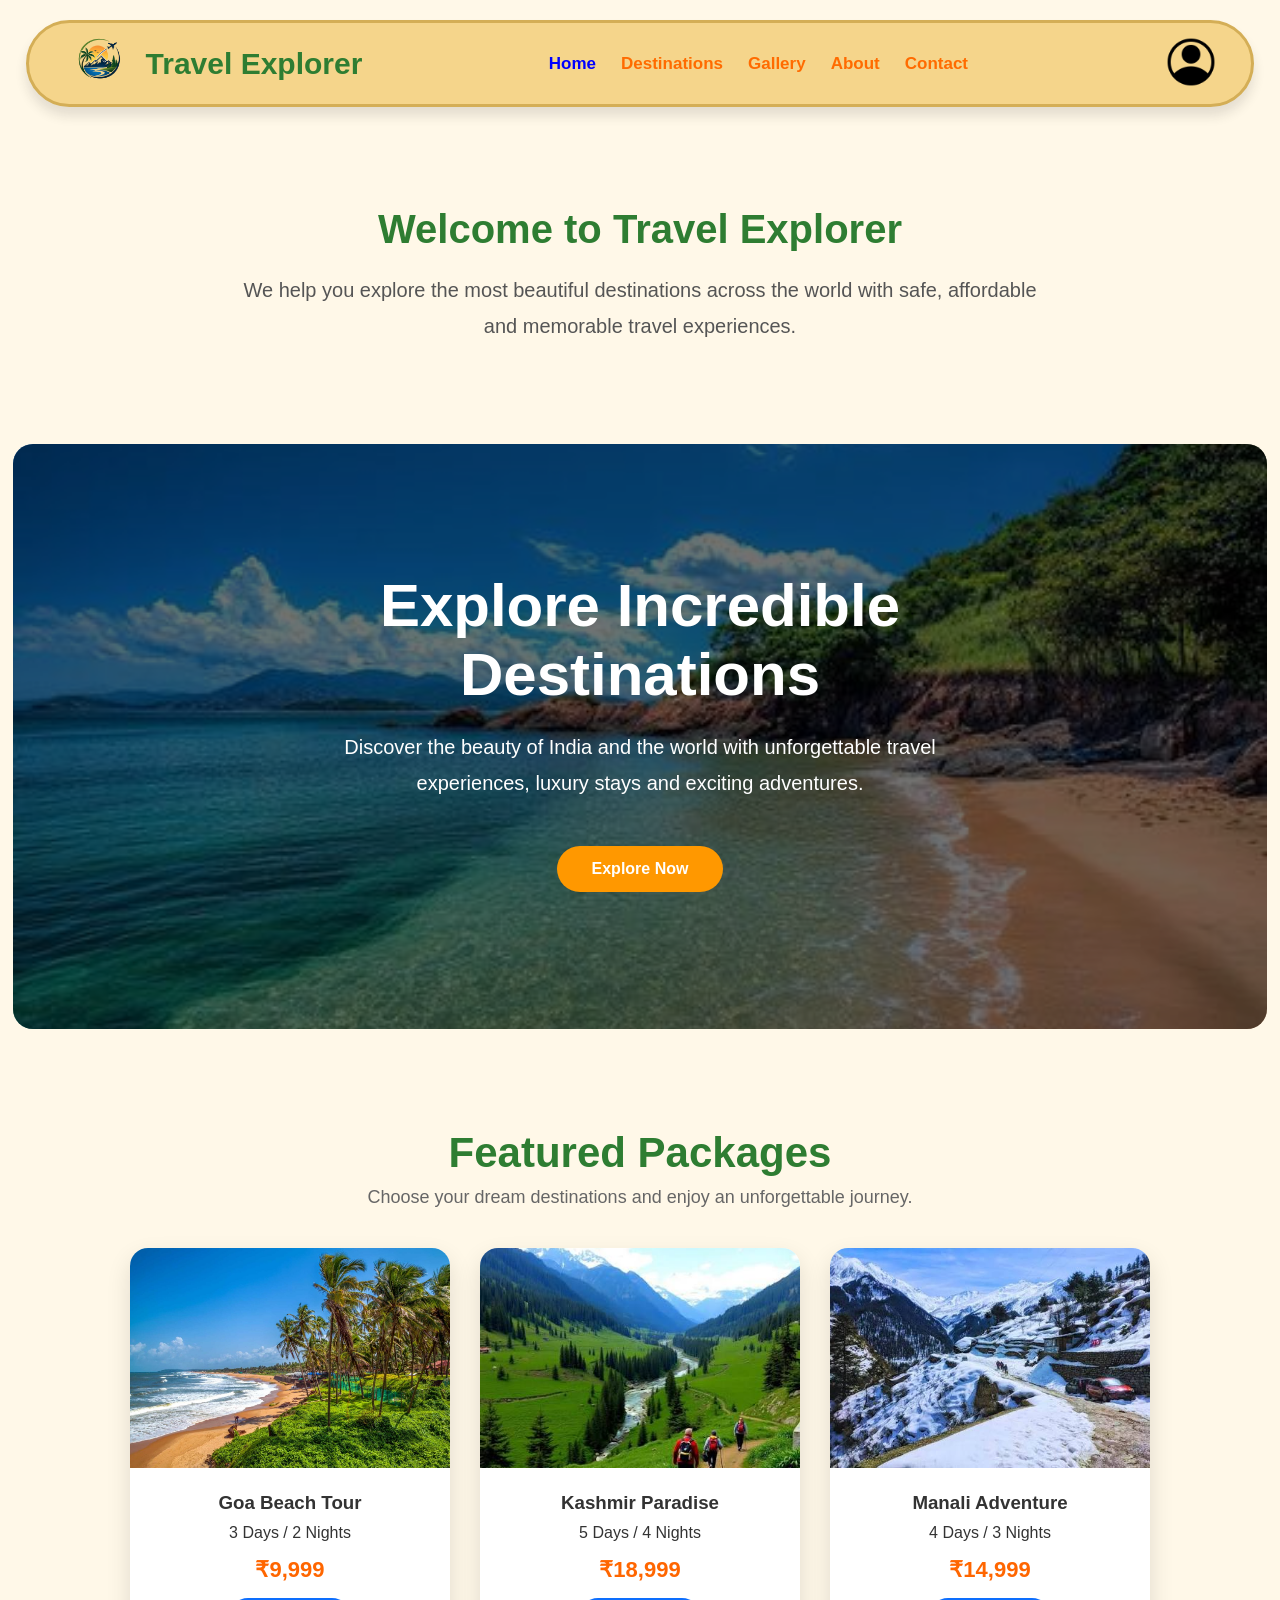
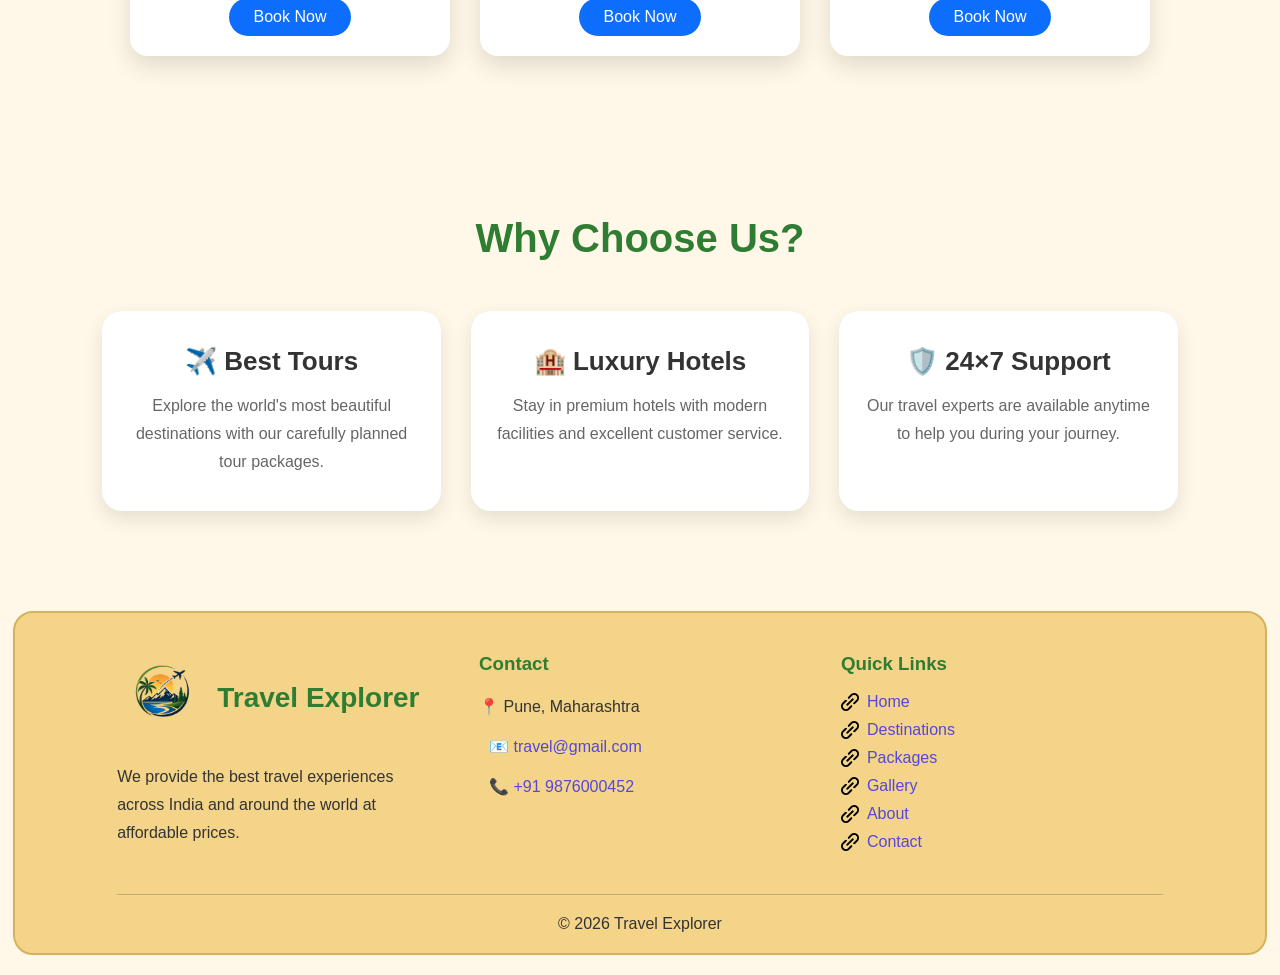
<file: index.html>
<!DOCTYPE html>
<html>

<head>
    <meta charset="UTF-8">
    <meta name="viewport" content="width=device-width, initial-scale=1.0">
    <title>Travel Explorer</title>

    <link rel="stylesheet" href="./css/style.css">

    <body>

        <header>
            <div class="logo">
                <img src="./images/home/logo.png" alt="logo">
                <h2>Travel Explorer</h2>
            </div>
            <nav>

                <a href="index.html" class="active">Home</a>
                <a href="pages/destination.html">Destinations</a>
                <a href="pages/gallery.html">Gallery</a>
                <a href="pages/about.html">About</a>
                <a href="pages/contact.html">Contact</a>
            </nav>

            <div class="profile ">
                <a href="./pages/login.html">
                    <img src="./images/home/profile.png" alt="Profile">
                </a>
            </div>

        </header>

        <section class="welcome">
            <h2>Welcome to Travel Explorer</h2>
            <p>
                We help you explore the most beautiful destinations across the world with safe, affordable and memorable travel experiences.
            </p>
        </section>
        <section class="hero">
            <div class="hero-overlay">
                <div class="hero-content">
                    <h1>Explore Incredible Destinations</h1>
                    <p>
                        Discover the beauty of India and the world with unforgettable travel experiences, luxury stays and exciting adventures.
                    </p>
                    <a href="./pages/destination.html" class="hero-btn">Explore Now</a>
                </div>
            </div>
        </section>
        <section class="packages">
            <h2>Featured Packages</h2>
            <p class="section-text">
                Choose your dream destinations and enjoy an unforgettable journey.
            </p>
            <div class="package-container">
                <div class="package-card">
                    <img src="images/home/goa.jpg" alt="Goa">
                    <div class="package-content">
                        <h3>Goa Beach Tour</h3>
                        <p>3 Days / 2 Nights</p>
                        <span>₹9,999</span>
                        <a href="./pages/package.html" class="card-btn">Book Now</a>
                    </div>
                </div>
                <div class="package-card">
                    <img src="images/home/kashmir.jpg" alt="Kashmir">
                    <div class="package-content">
                        <h3>Kashmir Paradise</h3>
                        <p>5 Days / 4 Nights</p>
                        <span>₹18,999</span>
                        <a href="./pages/package.html" class="card-btn">Book Now</a>
                    </div>
                </div>
                <div class="package-card">
                    <img src="images/home/manali.jpg" alt="Manali">
                    <div class="package-content">
                        <h3>Manali Adventure</h3>
                        <p>4 Days / 3 Nights</p>
                        <span>₹14,999</span>
                        <a href="./pages/package.html" class="card-btn">Book Now</a>
                    </div>
                </div>
            </div>
        </section>

        <section class="why-choose ">
            <h2>Why Choose Us?</h2>
            <div class="feature-container ">

                <div class="feature-box ">
                    <i class="fa-solid fa-plane "></i>
                    <h3>✈️ Best Tours</h3>
                    <p>
                        Explore the world's most beautiful destinations with our carefully planned tour packages.
                    </p>
                </div>
                <div class="feature-box ">
                    <i class="fa-solid fa-hotel "></i>
                    <h3> 🏨 Luxury Hotels</h3>
                    <p>
                        Stay in premium hotels with modern facilities and excellent customer service.
                    </p>
                </div>
                <div class="feature-box ">
                    <i class="fa-solid fa-headset "></i>
                    <h3> 🛡️ 24×7 Support</h3>
                    <p>
                        Our travel experts are available anytime to help you during your journey.
                    </p>
                </div>
            </div>

        </section>

        <footer>
            <div class="footer-container ">
                <div class="footer-box ">
                    <div class="footer-logo ">
                        <img src="./images/home/logo.png " alt="Logo ">
                        <h2>Travel Explorer</h2>
                    </div>
                    <p>
                        We provide the best travel experiences across India and around the world at affordable prices.
                    </p>
                </div>
                <div class="footer-box ">

                    <h3>Contact</h3>
                    <p>
                        </i>📍 Pune, Maharashtra</p>
                    <p>
                        <a href=" mailto:travel@gmail.com ">
                            <i class="fa-solid-fa-envelope "> </i>📧 travel@gmail.com </a>
                    </p>
                    <p>
                        <a href="tel: " +91 9876000452 "><i class="fa-solid fa-phone "></i>📞 +91 9876000452</a>
                </p>
            </div>         

    <div class="footer-box ">
    <h3 class="footer-section-heading ">Quick Links</h3>

    <div class="quick-link-container ">
        <div class="quick-link ">
            <img src="./images/home/link.png " class="quick-links-icon ">
            <a href="./index.html ">Home</a>
        </div>

        <div class="quick-link ">
            <img src="./images/home/link.png " class="quick-links-icon ">
            <a href="destination.html ">Destinations</a>
        </div>

        <div class="quick-link ">
            <img src="./images/home/link.png " class="quick-links-icon ">
            <a href="packages.html ">Packages</a>
        </div>

        <div class="quick-link ">
            <img src="./images/home/link.png " class="quick-links-icon ">
            <a href="gallery.html ">Gallery</a>
        </div>
        <div class="quick-link ">
            <img src="./images/home/link.png " class="quick-links-icon ">
            <a href="about.html ">About</a>
        </div>
        
        <div class="quick-link ">
            <img src="./images/home/link.png " class="quick-links-icon ">
            <a href="contact.html ">Contact</a>
        </div>
    </div>
    </div>
      </div>
                </div>
                <hr>
                <p class="copyright ">
                    © 2026 Travel Explorer
                </p>
                </footer>
    </body>
</html>
</file>
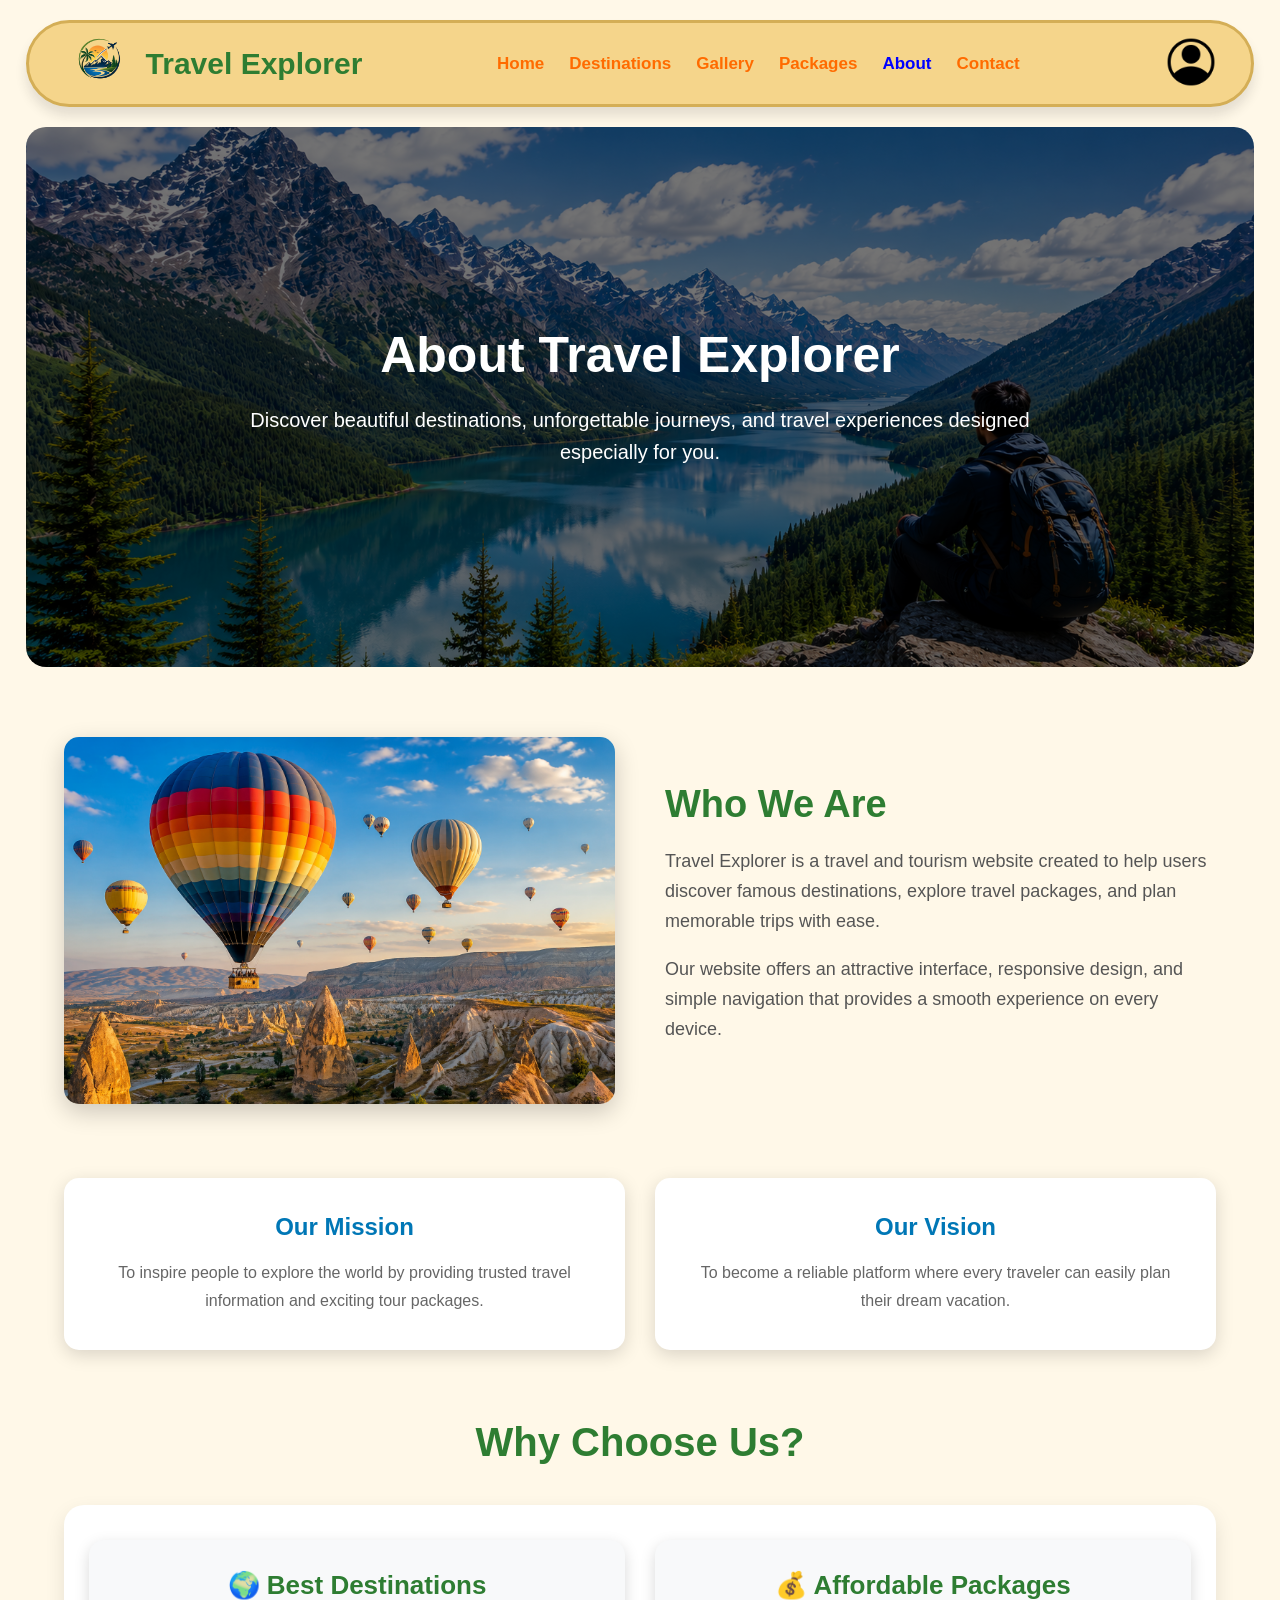
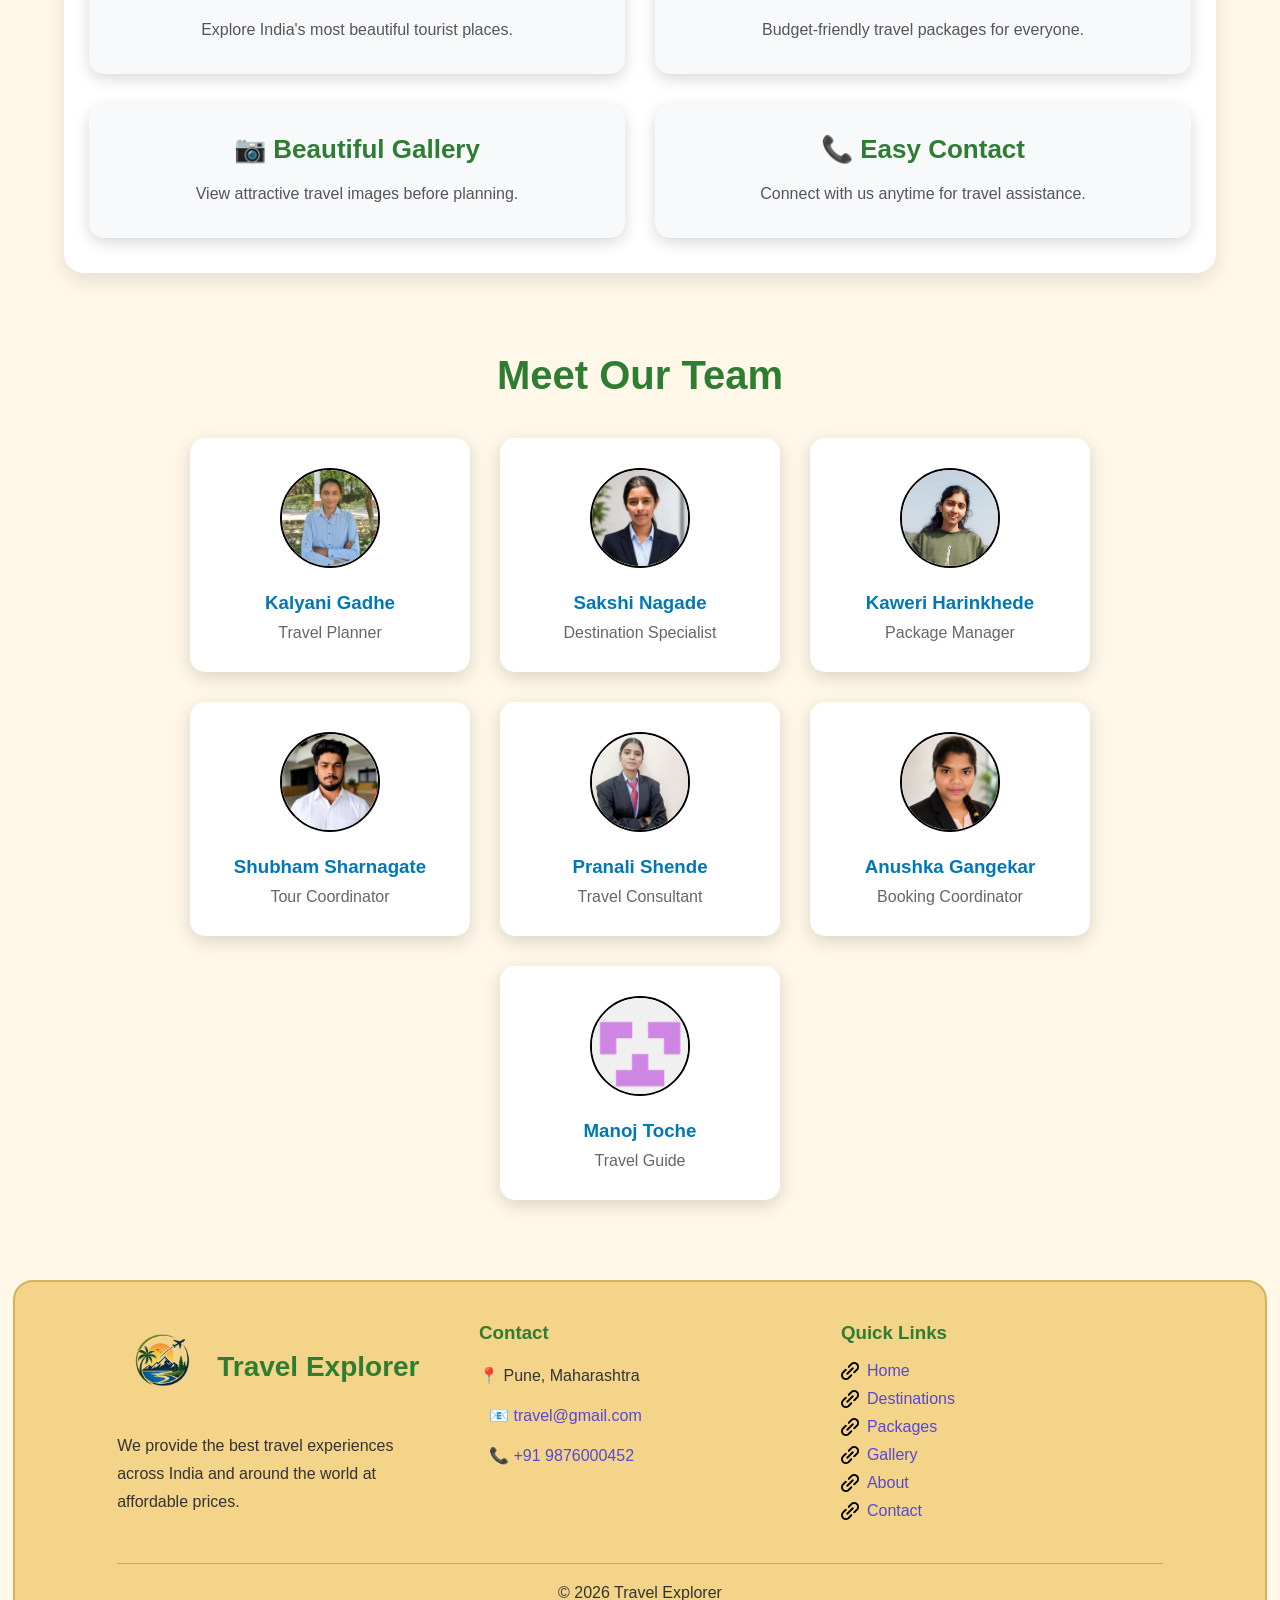
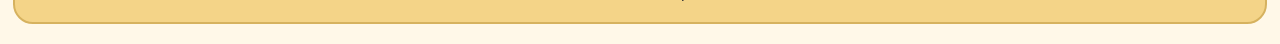
<file: pages/about.html>
<!DOCTYPE html>
<html>

<head>
    <meta charset="UTF-8">
    <meta name="viewport" content="width=device-width, initial-scale=1.0">

    <title>Travel Explorer | About</title>

    <link rel="stylesheet" href="../css/style.css">
    <link rel="stylesheet" href="../css/about.css">
</head>

<body>

    <header>

        <div class="logo">
            <img src="../images/home/logo.png" alt="Logo">
            <h2>Travel Explorer</h2>
        </div>

        <nav>
            <a href="./../index.html">Home</a>
            <a href="../pages/destination.html">Destinations</a>
            <a href="../pages/gallery.html">Gallery</a>
            <a href="../pages/package.html">Packages</a>
            <a href="/pages/about.html " class="active">About</a>
            <a href="../pages/contact.html ">Contact</a>

        </nav>

        <div class="profile">
            <img src="../images/home/profile.png" alt="Profile">
        </div>

    </header>

    <section class="about-banner">
        <h1>About Travel Explorer</h1>
        <p>
            Discover beautiful destinations, unforgettable journeys, and travel experiences designed especially for you.
        </p>
    </section>

    <section class="about-container">

        <div class="about-image">
            <img src="../images/about/about.png" alt="Travel">
        </div>
        <div class="about-content">
            <h2>Who We Are</h2>
            <p>
                Travel Explorer is a travel and tourism website created to help users discover famous destinations, explore travel packages, and plan memorable trips with ease.
            </p>
            <p>
                Our website offers an attractive interface, responsive design, and simple navigation that provides a smooth experience on every device.
            </p>
        </div>
    </section>

    <section class="mission">
        <div class="card">
            <h2>Our Mission</h2>
            <p>
                To inspire people to explore the world by providing trusted travel information and exciting tour packages.
            </p>
        </div>

        <div class="card">
            <h2>Our Vision</h2>
            <p>
                To become a reliable platform where every traveler can easily plan their dream vacation.
            </p>
        </div>
    </section>

    <section class="features">
        <h2>Why Choose Us?</h2>
        <div class="feature-box">
            <div class="feature">
                <h3>🌍 Best Destinations</h3>
                <p>Explore India's most beautiful tourist places.</p>
            </div>

            <div class="feature">
                <h3>💰 Affordable Packages</h3>
                <p>Budget-friendly travel packages for everyone.</p>
            </div>

            <div class="feature">
                <h3>📷 Beautiful Gallery</h3>
                <p>View attractive travel images before planning.</p>
            </div>

            <div class="feature">
                <h3>📞 Easy Contact</h3>
                <p>Connect with us anytime for travel assistance.</p>
            </div>
        </div>
    </section>

    <section class="team">
        <h2>Meet Our Team</h2>
        <div class="team-container">

            <div class="team-card">
                <img src="../images/about/kalyani.jpg" alt="">
                <h3>Kalyani Gadhe</h3>
                <p>Travel Planner</p>
            </div>
            <div class="team-card">
                <img src="../images/about/sakshi.jpg" alt="">
                <h3>Sakshi Nagade</h3>
                <p>Destination Specialist</p>
            </div>
            <div class="team-card">
                <img src="../images/about/kaweri.jpg" alt="">
                <h3>Kaweri Harinkhede</h3>
                <p>Package Manager</p>
            </div>
            <div class="team-card">
                <img src="../images/about/shubham.jpg" alt="">
                <h3>Shubham Sharnagate</h3>
                <p>Tour Coordinator</p>
            </div>
            <div class="team-card">
                <img src="../images/about/pranali.jpg" alt="">
                <h3>Pranali Shende</h3>
                <p>Travel Consultant</p>
            </div>
            <div class="team-card">
                <img src="../images/about/anushka.png" alt="">
                <h3>Anushka Gangekar</h3>
                <p>Booking Coordinator</p>
            </div>
            <div class="team-card">
                <img src="../images/about/manoj.png" alt="">
                <h3>Manoj Toche</h3>
                <p>Travel Guide</p>
            </div>
        </div>
    </section>

    <footer>

        <div class="footer-container ">
            <div class="footer-box ">
                <div class="footer-logo ">
                    <img src="../images/home/logo.png " alt="Logo ">
                    <h2>Travel Explorer</h2>
                </div>
                <p>
                    We provide the best travel experiences across India and around the world at affordable prices.
                </p>
            </div>

            <div class="footer-box ">
                <h3>Contact</h3>
                <p>
                    </i>📍 Pune, Maharashtra</p>
                <p>
                    <a href=" mailto:travel@gmail.com ">
                        <i class="fa-solid-fa-envelope "> </i>📧 travel@gmail.com </a>
                </p>
                <p>
                    <a href="tel: " +91 9876000452 "><i class="fa-solid fa-phone "></i>📞 +91 9876000452</a>
                </p>
                </div>

    <div class="footer-box ">
    <h3 class="footer-section-heading ">Quick Links</h3>
    <div class="quick-link-container ">

        <div class="quick-link ">
            <img src="../images/home/link.png " class="quick-links-icon ">
            <a href="./index.html ">Home</a>
        </div>

        <div class="quick-link ">
            <img src="../images/home/link.png " class="quick-links-icon ">
            <a href="destination.html ">Destinations</a>
        </div>

        <div class="quick-link ">
            <img src="../images/home/link.png " class="quick-links-icon ">
            <a href="packages.html ">Packages</a>
        </div>

        <div class="quick-link ">
            <img src="../images/home/link.png " class="quick-links-icon ">
            <a href="gallery.html ">Gallery</a>
        </div>

        <div class="quick-link ">
            <img src="../images/home/link.png " class="quick-links-icon ">
            <a href="about.html ">About</a>
        </div>

        <div class="quick-link ">
            <img src="../images/home/link.png " class="quick-links-icon ">
            <a href="contact.html ">Contact</a>
        </div>
    </div>
</div>
                </div>
                </div>
                <hr>
                <p class="copyright ">
                    © 2026 Travel Explorer
                </p>
                </footer>

</body>

</html>
</file>
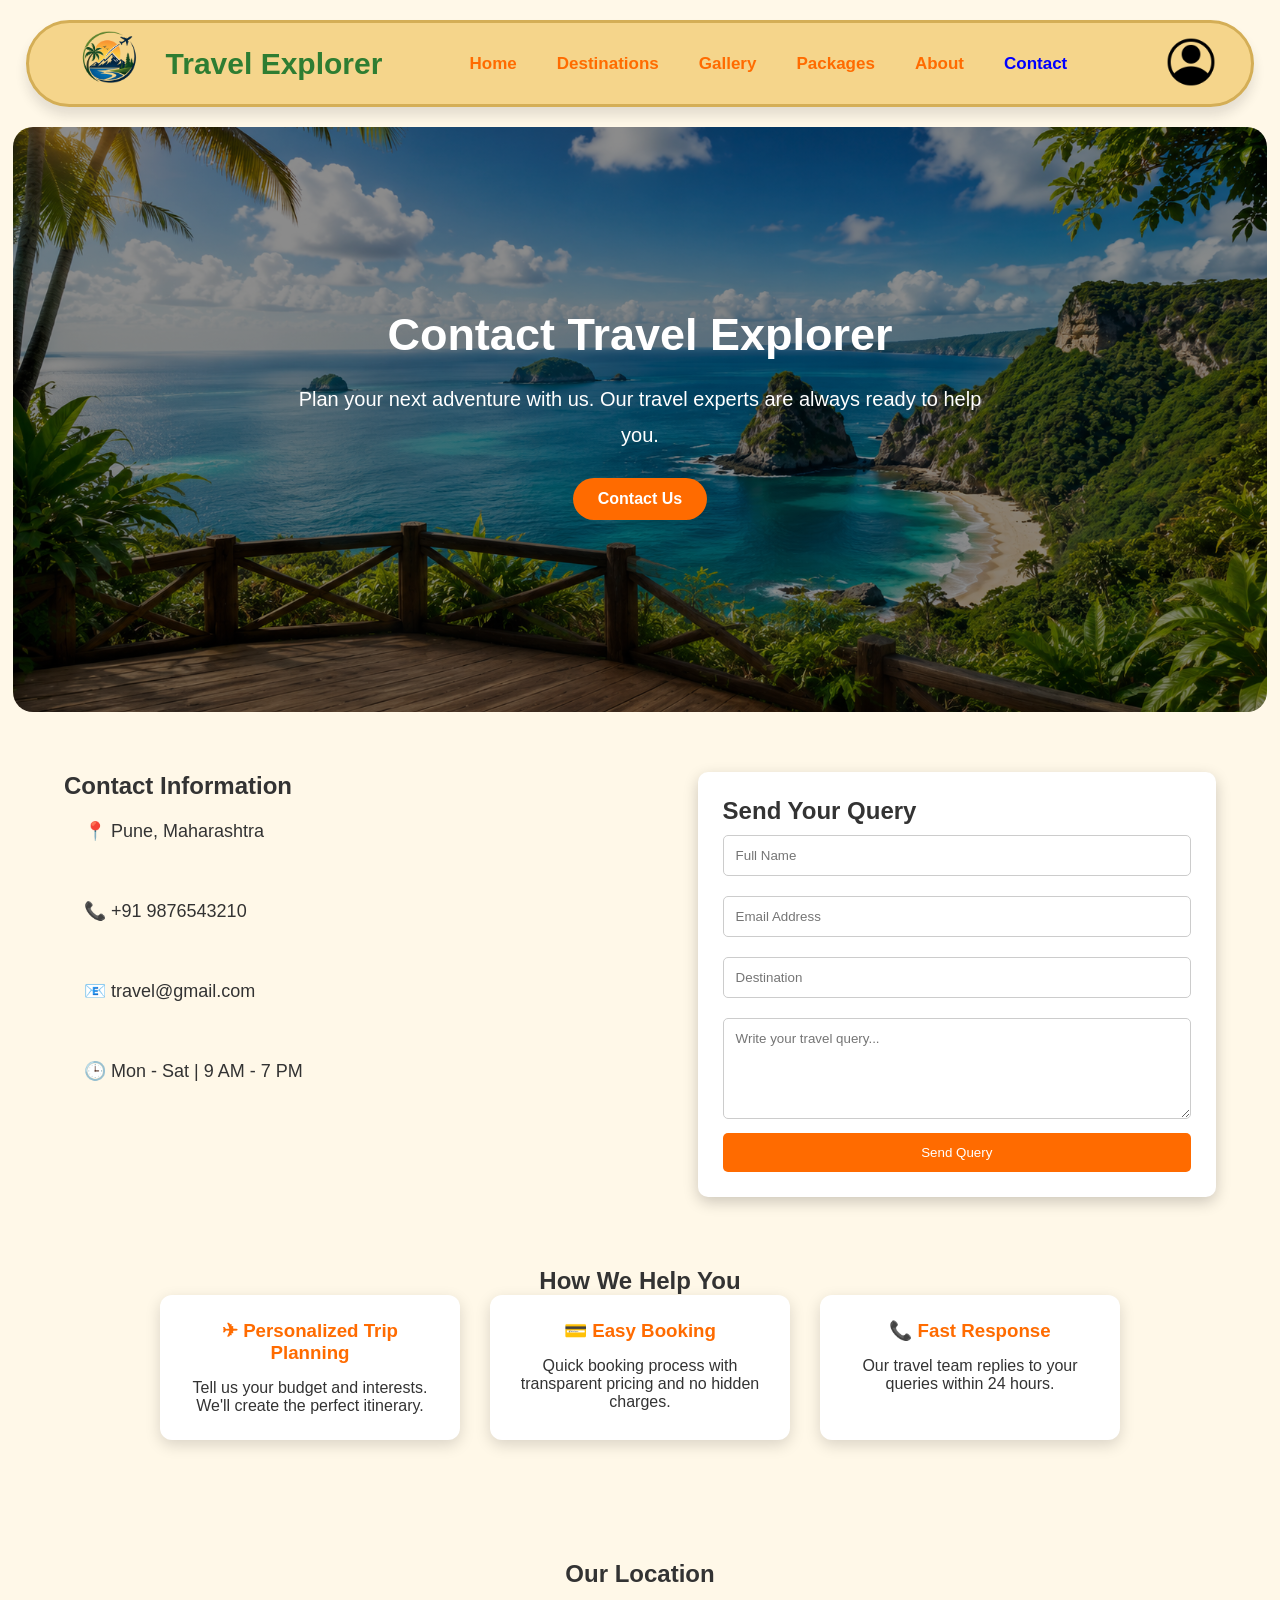
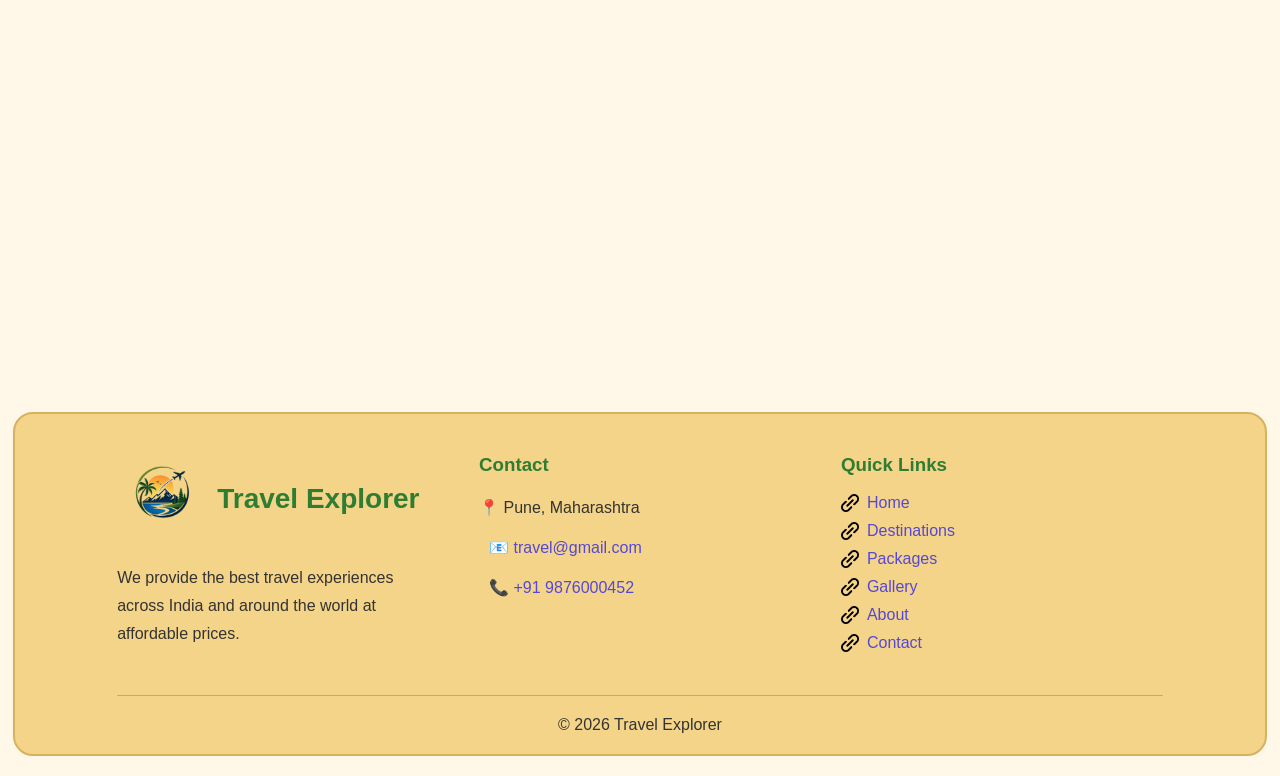
<file: pages/contact.html>
<!DOCTYPE html>
<html>

<head>
    <meta charset="UTF-8">
    <meta name="viewport" content="width=device-width, initial-scale=1.0">
    <title>Travel Explorer | Contact</title>
    <link rel="stylesheet" href="../css/style.css">
    <link rel="stylesheet" href="../css/contact.css">
</head>

<body>

    <header>

        <div class="logo">
            <img src="./../images/home/logo.png" alt="logo">
            <h2>Travel Explorer</h2>
        </div>
        <nav>

            <a href="./../index.html">Home</a>
            <a href="../pages/destination.html">Destinations</a>
            <a href="../pages/gallery.html">Gallery</a>
            <a href="../pages/package.html">Packages</a>
            <a href="../pages/about.html ">About</a>
            <a href="contact.html " class="active">Contact</a>

        </nav>

        <div class="profile ">
            <img src="../images/home/profile.png" alt="Profile">
        </div>

    </header>

    <section class="contact-hero">
        <div class="hero-content">
            <h1>Contact Travel Explorer</h1>
            <p>
                Plan your next adventure with us. Our travel experts are always ready to help you.
            </p>

            <a href="#contact" class="hero-btn">Contact Us</a>
        </div>
    </section>

    <section class="contact-section" id="contact">
        <div class="contact-info">
            <h2>Contact Information</h2>
            <div class="card">
                📍 Pune, Maharashtra
            </div>

            <div class="card">
                📞 +91 9876543210
            </div>

            <div class="card">
                📧 travel@gmail.com
            </div>

            <div class="card">
                🕒 Mon - Sat | 9 AM - 7 PM
            </div>
        </div>

        <div class="contact-form">
            <h2>Send Your Query</h2>
            <form>
                <input type="text" placeholder="Full Name" required>
                <input type="email" placeholder="Email Address" required>
                <input type="text" placeholder="Destination">
                <textarea rows="5" placeholder="Write your travel query..."></textarea>
                <button type="submit">Send Query</button>
            </form>
        </div>
    </section>

    <section class="service-section">
        <h2>How We Help You</h2>
        <div class="service-container">
            <div class="service-card">
                <h3>✈ Personalized Trip Planning</h3>
                <p>Tell us your budget and interests. We'll create the perfect itinerary.</p>
            </div>

            <div class="service-card">
                <h3>💳 Easy Booking</h3>
                <p>Quick booking process with transparent pricing and no hidden charges.</p>
            </div>

            <div class="service-card">
                <h3>📞 Fast Response</h3>
                <p>Our travel team replies to your queries within 24 hours.</p>
            </div>
        </div>

    </section>

    <section class="map">
        <h2>Our Location</h2>
        <iframe src="https://www.google.com/maps?q=Pune,Maharashtra&output=embed">
        </iframe>
    </section>

    <footer>

        <div class="footer-container ">
            <div class="footer-box ">

                <div class="footer-logo ">
                    <img src="./../images/home/logo.png " alt="Logo ">
                    <h2>Travel Explorer</h2>
                </div>
                <p>
                    We provide the best travel experiences across India and around the world at affordable prices.
                </p>
            </div>
            <div class="footer-box ">

                <h3>Contact</h3>

                <p>
                    </i>📍 Pune, Maharashtra</p>

                <p>
                    <a href=" mailto:travel@gmail.com ">
                        <i class="fa-solid-fa-envelope "> </i>📧 travel@gmail.com </a>
                </p>

                <p>
                    <a href="tel: " +91 9876000452 "><i class=" fa-solid fa-phone "></i>📞 +91 9876000452</a>
                </p>

                </div>          

                <div class="footer-box ">
    <h3 class="footer-section-heading ">Quick Links</h3>

    <div class="quick-link-container ">

        <div class="quick-link ">
            <img src="./../images/home/link.png " class="quick-links-icon ">
            <a href="./index.html ">Home</a>
        </div>

        <div class="quick-link ">
            <img src="./../images/home/link.png " class="quick-links-icon ">
            <a href="destination.html ">Destinations</a>
        </div>
        <div class="quick-link ">
            <img src="./../images/home/link.png " class="quick-links-icon ">
            <a href="packages.html ">Packages</a>
        </div>

        <div class="quick-link ">
            <img src="./../images/home/link.png " class="quick-links-icon ">
            <a href="gallery.html ">Gallery</a>
        </div>

        <div class="quick-link ">
            <img src="./../images/home/link.png " class="quick-links-icon ">
            <a href="about.html ">About</a>
        </div>

        <div class="quick-link ">
            <img src="./../images/home/link.png " class="quick-links-icon ">
            <a href="contact.html ">Contact</a>
        </div>

    </div>
</div>
                </div>

                </div>

                <hr>

            <p class=" copyright ">
                    © 2026 Travel Explorer
            </p>
    </footer>

</body>
</html>
</file>
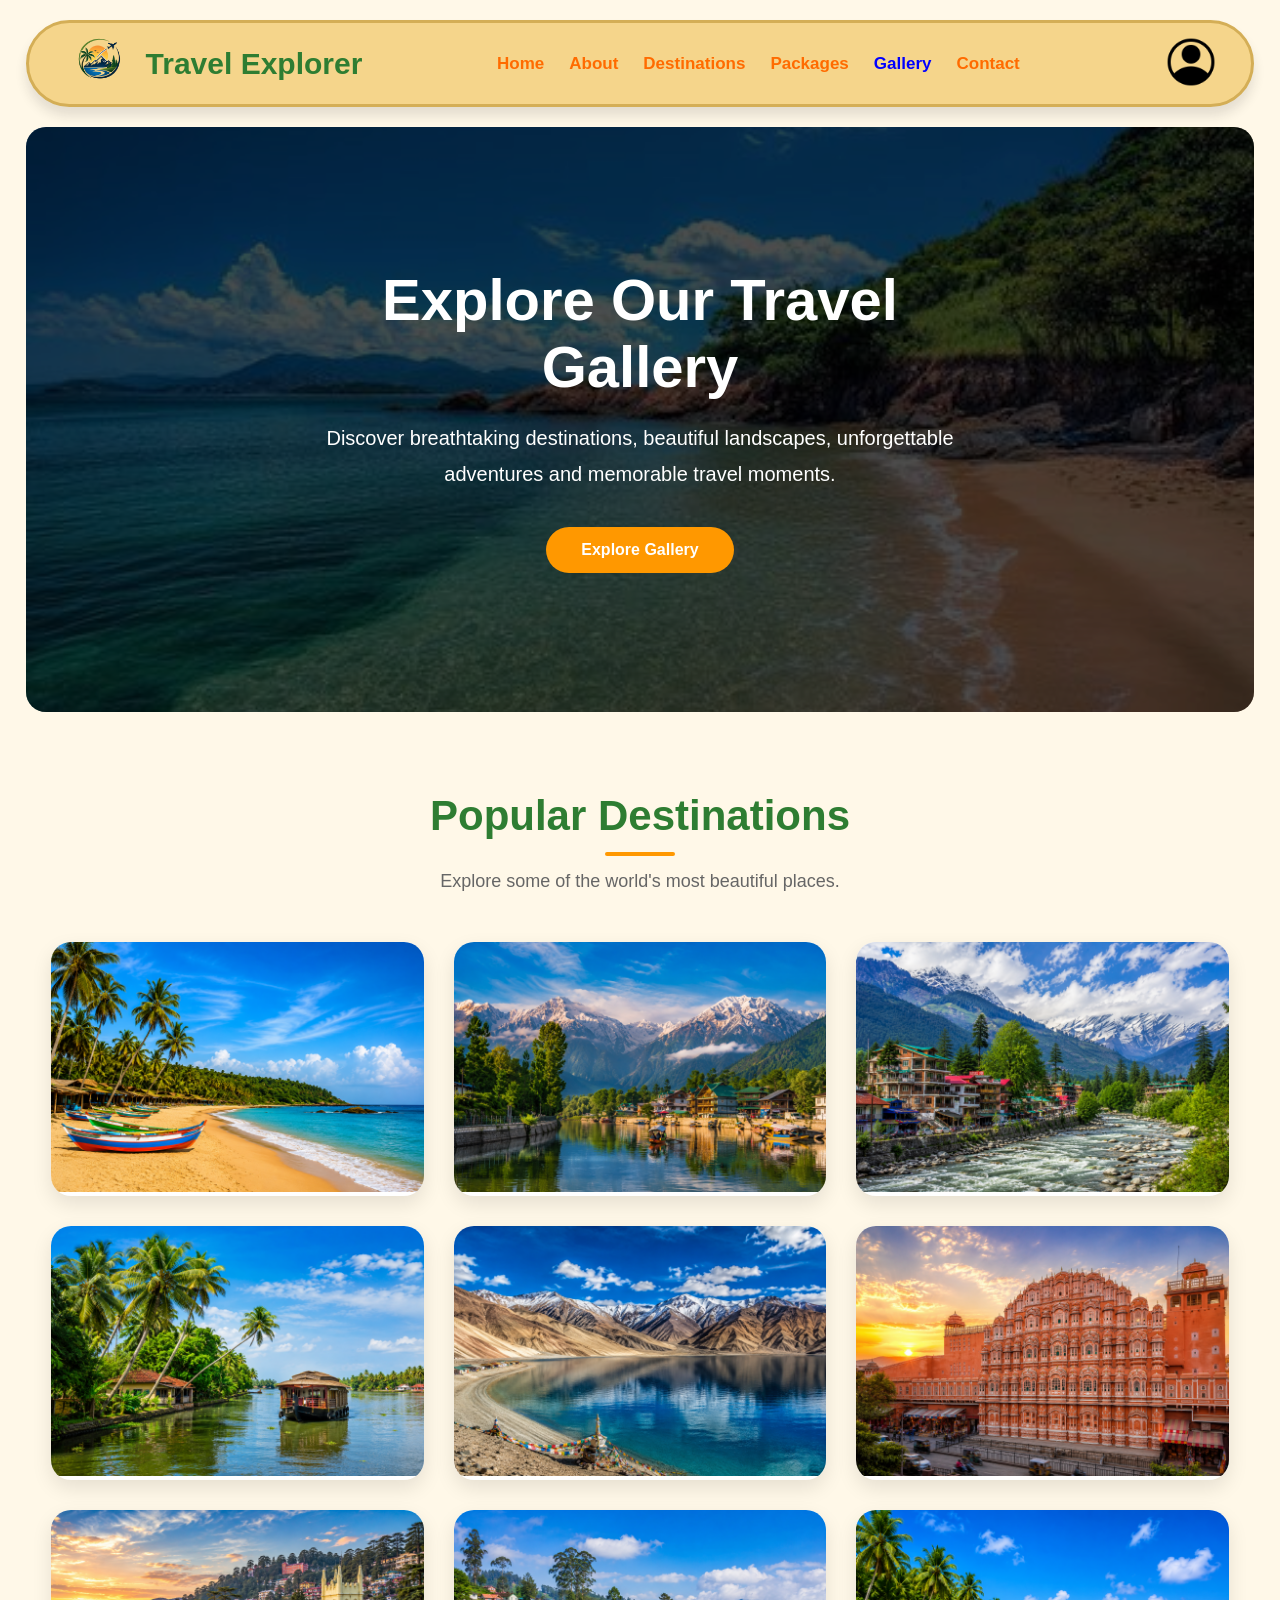
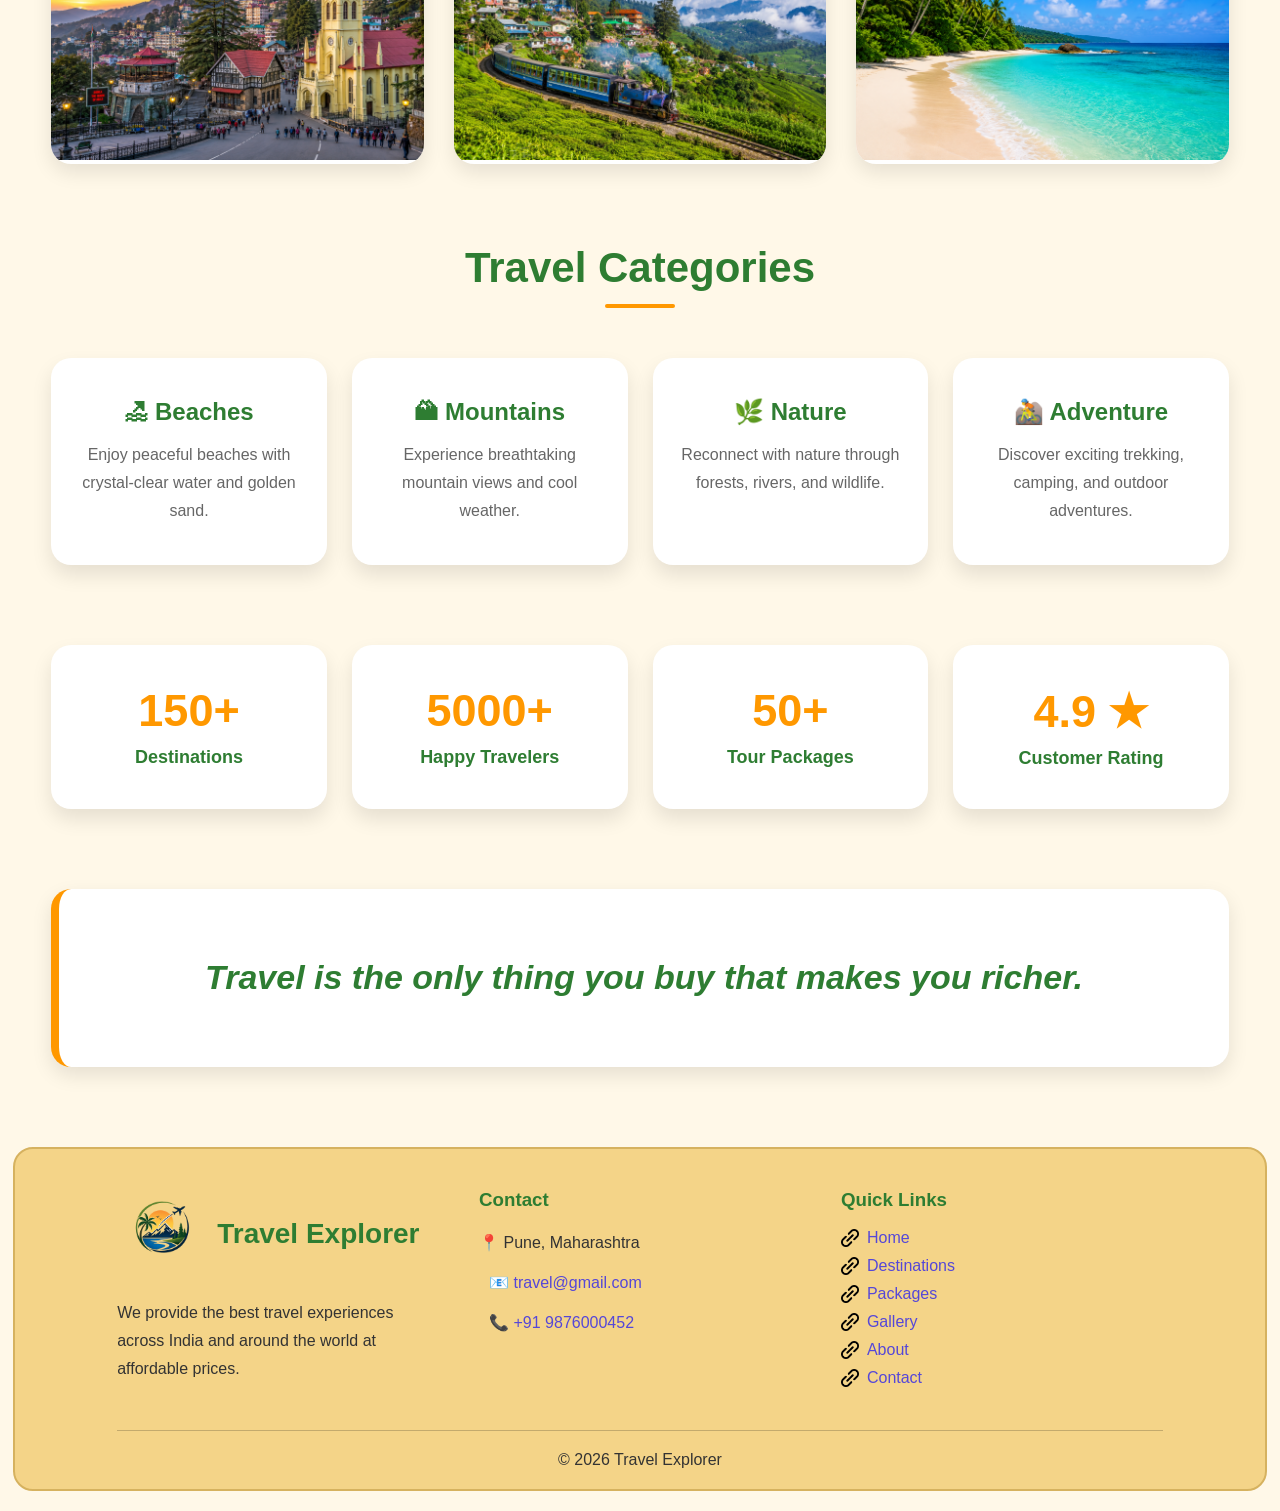
<file: pages/gallery.html>
<!DOCTYPE html>
<html>

<head>
    <meta charset="UTF-8">
    <meta name="viewport" content="width=device-width, initial-scale=1.0">
    <title>Travel Explorer | Gallery</title>

    <link rel="stylesheet" href="../css/style.css">
    <link rel="stylesheet" href="../css/gallery.css">
</head>

<body>

    <header>

        <div class="logo">
            <img src="../images/home/logo.png" alt="Logo">
            <h2>Travel Explorer</h2>
        </div>
        <nav>
            <a href="../index.html">Home</a>
            <a href="../pages/about.html">About</a>
            <a href="../pages/destination.html">Destinations</a>
            <a href="../pages/package.html">Packages</a>
            <a href="./../pages/gallery.html" class="active">Gallery</a>
            <a href="../pages/contact.html">Contact</a>
        </nav>
        <div class="profile">
            <img src="../images/home/profile.png" alt="Profile">

        </div>
    </header>

    <section class="gallery-banner">

        <div class="gallery-banner-content">
            <h1>Explore Our Travel Gallery</h1>
            <p>
                Discover breathtaking destinations, beautiful landscapes, unforgettable adventures and memorable travel moments.
            </p>

            <a href="#gallery" class="gallery-btn">
                Explore Gallery
            </a>
        </div>
    </section>

    <section class="gallery-section" id="gallery">
        <div class="gallery-title">
            <h2>Popular Destinations</h2>
            <p>
                Explore some of the world's most beautiful places.
            </p>
        </div>
        <div class="gallery-grid">
            <div class="gallery-card">
                <img src="../images/gallery/goa.png" alt="Goa beach">
                <div class="gallery-overlay">
                    <h3>Goa</h3>
                    <p>Beautiful Beaches</p>
                </div>
            </div>

            <div class="gallery-card">
                <img src="../images/gallery/kashmir.png" alt="Kashmir ">
                <div class="gallery-overlay">
                    <h3>Kashmir</h3>
                    <p>Paradise on Earth</p>
                </div>
            </div>

            <div class="gallery-card">
                <img src="../images/gallery/manali.png" alt="Manali mountant vally">
                <div class="gallery-overlay">
                    <h3>Manali</h3>
                    <p>Snow Mountains</p>
                </div>
            </div>

            <div class="gallery-card">
                <img src="../images/gallery/kerala.png" alt="Kerala">
                <div class="gallery-overlay">
                    <h3>Kerala</h3>
                    <p>God's Own Country</p>
                </div>
            </div>

            <div class="gallery-card">
                <img src="../images/gallery/ladakh.png" alt="Ladakh">
                <div class="gallery-overlay">
                    <h3>Ladakh</h3>
                    <p>Adventure Heaven</p>
                </div>
            </div>

            <div class="gallery-card">
                <img src="../images/gallery/jaipur.png" alt="Jaipur">
                <div class="gallery-overlay">
                    <h3>Jaipur</h3>
                    <p>Pink City</p>
                </div>
            </div>

            <div class="gallery-card">
                <img src="../images/gallery/shimla.png" alt="Shimla">
                <div class="gallery-overlay">
                    <h3>Shimla</h3>
                    <p>Queen of Hills</p>
                </div>
            </div>

            <div class="gallery-card">
                <img src="../images/gallery/ooty.png" alt="Ooty">
                <div class="gallery-overlay">
                    <h3>Ooty</h3>
                    <p>Nature Escape</p>
                </div>
            </div>

            <div class="gallery-card">
                <img src="../images/gallery/andaman.png" alt="Andaman">
                <div class="gallery-overlay">
                    <h3>Andaman</h3>
                    <p>Crystal Blue Water</p>
                </div>
            </div>
        </div>
    </section>

    <section class="travel-category">
        <div class="gallery-title">
            <h2>Travel Categories</h2>
        </div>
        <div class="category-container">
            <div class="category-card">
                <h3>🏖 Beaches</h3>
                <p>Enjoy peaceful beaches with crystal-clear water and golden sand.</p>
            </div>
            <div class="category-card">
                <h3>🏔 Mountains</h3>
                <p>Experience breathtaking mountain views and cool weather.</p>
            </div>
            <div class="category-card">
                <h3>🌿 Nature</h3>
                <p>Reconnect with nature through forests, rivers, and wildlife.</p>
            </div>
            <div class="category-card">
                <h3>🚵 Adventure</h3>
                <p>Discover exciting trekking, camping, and outdoor adventures.</p>
            </div>
        </div>
    </section>

    <section class="gallery-stats">
        <div class="stat-box">
            <h2>150+</h2>
            <p>Destinations</p>
        </div>
        <div class="stat-box">
            <h2>5000+</h2>
            <p>Happy Travelers</p>
        </div>
        <div class="stat-box">
            <h2>50+</h2>
            <p>Tour Packages</p>
        </div>
        <div class="stat-box">
            <h2>4.9 ★</h2>
            <p>Customer Rating</p>
        </div>
    </section>

    <section class="travel-quote">
        <h2>
            Travel is the only thing you buy that makes you richer.
        </h2>
    </section>

    <footer>

        <div class="footer-container ">
            <div class="footer-box ">
                <div class="footer-logo ">
                    <img src="../images/home/logo.png" alt="Logo">
                    <h2>Travel Explorer</h2>
                </div>
                <p>
                    We provide the best travel experiences across India and around the world at affordable prices.
                </p>
            </div>

            <div class="footer-box ">
                <h3>Contact</h3>
                <p>
                    </i>📍 Pune, Maharashtra</p>

                <p>
                    <a href=" mailto:travel@gmail.com ">
                        <i class="fa-solid-fa-envelope "> </i>📧 travel@gmail.com </a>
                </p>
                <p>
                    <a href="tel: " +91 9876000452 "><i class=" fa-solid fa-phone "></i>📞 +91 9876000452</a>
                </p>
                </div>

                <div class="footer-box ">
    <h3 class="footer-section-heading ">Quick Links</h3>
    <div class="quick-link-container ">

        <div class="quick-link ">
            <img src="./../images/home/link.png " class="quick-links-icon ">
            <a href="./index.html ">Home</a>
        </div>
        <div class="quick-link ">
            <img src="./../images/home/link.png " class="quick-links-icon ">
            <a href="destination.html ">Destinations</a>
        </div>
        <div class="quick-link ">
            <img src="./../images/home/link.png " class="quick-links-icon ">
            <a href="packages.html ">Packages</a>
        </div>
        <div class="quick-link ">
            <img src="./../images/home/link.png " class="quick-links-icon ">
            <a href="gallery.html ">Gallery</a>
        </div>
        <div class="quick-link ">
            <img src="./../images/home/link.png " class="quick-links-icon ">
            <a href="about.html ">About</a>
        </div>
        <div class="quick-link ">
            <img src="./../images/home/link.png " class="quick-links-icon ">
            <a href="contact.html ">Contact</a>
        </div>
    </div>
</div>
                </div>
                </div>
                <hr>
                <p class=" copyright ">
                    © 2026 Travel Explorer
                </p>
                </footer>
</body>

</html>
</file>
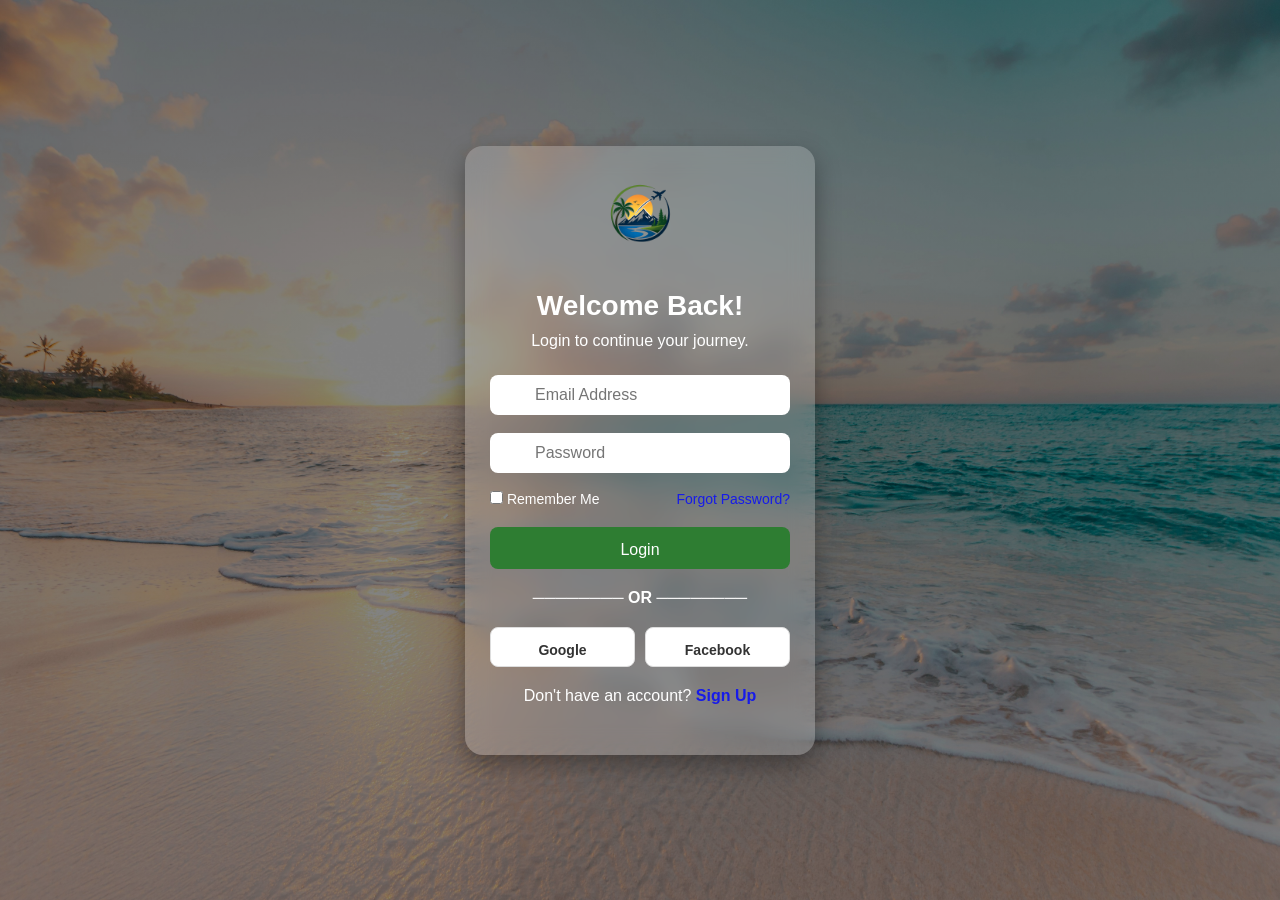
<file: pages/login.html>
<!DOCTYPE html>
<html>

<head>
    <meta charset="UTF-8">
    <meta name="viewport" content="width=device-width, initial-scale=1.0">

    <title>Travel Explorer | Login</title>
    <link rel="stylesheet" href="../css/login.css">
</head>

<body>

    <div class="login-box">
        <img src="../images/home/logo.png" alt="Travel Explorer Logo" class="logo">
        <h1>Welcome Back!</h1>
        <p>Login to continue your journey.</p>
        <form action="../index.html" method="get">

            <div class="input-box">
                <i class="fa-solid fa-envelope"></i>
                <input type="email" placeholder="Email Address" required>
            </div>
            <div class="input-box">
                <i class="fa-solid fa-lock"></i>
                <input type="password" placeholder="Password" required>
            </div>
            <div class="options">
                <label>
                    <input type="checkbox">
                    Remember Me
                </label>

                <a href="#">Forgot Password?</a>

            </div>
            <button type="submit">
                <i class="fa-solid fa-right-to-bracket"></i>
                Login
            </button>
            <div class="or">
                <span>──────── OR ────────</span>
            </div>
            <div class="social">

                <button type="button" class="google">
                    <i class="fa-brands fa-google"></i>
                    Google
                </button>
                <button type="button" class="facebook">
                    <i class="fa-brands fa-facebook-f"></i>
                    Facebook
                </button>
            </div>
            <div class="signup">
                <p>
                    Don't have an account?
                    <a href="#">Sign Up</a>
                </p>
            </div>
        </form>
    </div>

</body>

</html>
</file>
<file: css/style.css>
* {
    margin: 0;
    padding: 0;
    box-sizing: border-box;
    font-family: 'Poppins', sans-serif;
}

body {
    background: #FFF8E8;
    color: #333;
}

header {
    width: 96%;
    height: 87px;
    margin: 20px auto;
    background: #F5D58B;
    border: 3px solid #d4ae56;
    border-radius: 60px;
    padding: 15px 35px;
    display: flex;
    justify-content: space-between;
    align-items: center;
    z-index: 1000;
    top: 20px;
    position: sticky;
    box-shadow: 0 9px 12px rgba(32, 30, 30, 0.12);
}

.logo {
    display: flex;
    align-items: center;
    gap: 12px;
}

.logo img {
    width: 70px;
    height: 70px;
}

.logo h2 {
    color: #2E7D32;
    font-size: 30px;
    font-weight: 700;
}

nav {
    list-style: none;
    display: flex;
    gap: 25px;
    align-items: center;
}

nav a {
    text-decoration: none;
    color: #ff6b00;
    font-size: 17px;
    font-weight: 600;
    transition: .3s;
}

nav a:hover,
.active {
    color: #0000ff;
}

.profile {
    margin-left: 12px;
    flex-shrink: 0;
}

.profile img {
    width: 50px;
    height: 50px;
    border-radius: 50%;
    cursor: pointer;
}

.profile i:hover {
    color: #ff6b00;
    transform: scale(1.3s);
}

.hero {
    height: 65vh;
    background: url("../images/home/hero_banner_crop.jpg") center/cover no-repeat;
    position: relative;
    width: 98%;
    margin: 20px auto;
    border-radius: 20px;
    overflow: hidden;
}

.hero-overlay {
    width: 100%;
    height: 100%;
    background: rgba(0, 0, 0, 0.55);
    display: flex;
    justify-content: center;
    align-items: center;
    text-align: center;
}

.hero-content {
    color: #fff;
    max-width: 700px;
}

.hero-content h1 {
    font-size: 60px;
    margin-bottom: 20px;
    font-weight: bold;
}

.hero-content p {
    font-size: 20px;
    line-height: 1.8;
    margin-bottom: 35px;
}

.hero-btn {
    display: inline-block;
    padding: 14px 35px;
    margin: 10px;
    background: #ff9800;
    color: #fff;
    text-decoration: none;
    border-radius: 30px;
    transition: .3s;
    font-weight: bold;
}

.hero-btn:hover {
    background: #0d6efd;
    transform: translateY(-5px);
}

.btn2 {
    background: transparent;
    border: 2px solid white;
}

.btn2:hover {
    background: white;
    color: #000;
}

.why-choose {
    padding: 80px 8%;
    background: #FFF8E8;
}

.why-choose h2 {
    text-align: center;
    font-size: 40px;
    color: #2e7d32;
    margin-bottom: 50px;
}

.feature-container {
    display: grid;
    grid-template-columns: repeat(auto-fit, minmax(280px, 1fr));
    gap: 30px;
}

.feature-box {
    background: #fff;
    padding: 35px 25px;
    text-align: center;
    border-radius: 20px;
    box-shadow: 0 8px 20px rgba(0, 0, 0, .10);
    transition: .4s;
}

.feature-box:hover {
    transform: translateY(-8px);
}

.feature-box i {
    font-size: 50px;
    color: #ff9800;
    margin-bottom: 20px;
}

.feature-box h3 {
    font-size: 26px;
    margin-bottom: 15px;
    color: #333;
}

.feature-box p {
    font-size: 16px;
    color: #666;
    line-height: 28px;
}

.welcome {
    text-align: center;
    padding: 80px 10%;
    background: #FFF8E8;
}

.welcome h2 {
    font-size: 40px;
    color: #2e7d32;
    margin-bottom: 20px;
}

.welcome p {
    font-size: 20px;
    color: #555;
    line-height: 1.8;
    max-width: 800px;
    margin: auto;
}

.welcome .btn {
    display: inline-block;
    margin-top: 30px;
    padding: 14px 35px;
    background: #ff9800;
    color: #fff;
    text-decoration: none;
    border-radius: 30px;
    font-weight: bold;
    transition: .3s;
}

.welcome .btn:hover {
    background: #e67e22;
    transform: translateY(-3px);
}

.packages {
    padding: 80px 10%;
    background: #FFF8E8;
    text-align: center;
}

.packages h2 {
    font-size: 42px;
    color: #2e7d32;
    margin-bottom: 10px;
}

.section-text {
    color: #666;
    margin-bottom: 40px;
    font-size: 18px;
}

.package-container {
    display: flex;
    justify-content: center;
    gap: 30px;
    flex-wrap: wrap;
}

.package-card {
    width: 320px;
    background: #fff;
    border-radius: 18px;
    overflow: hidden;
    box-shadow: 0 10px 25px rgba(0, 0, 0, .12);
    transition: .3s;
}

.package-card:hover {
    transform: translateY(-10px);
}

.package-card img {
    width: 100%;
    height: 220px;
    object-fit: cover;
}

.package-content {
    padding: 20px;
}

.package-content h3 {
    margin-bottom: 10px;
}

.package-content span {
    display: block;
    color: #ff6600;
    font-size: 22px;
    font-weight: bold;
    margin: 15px 0;
}

.card-btn {
    display: inline-block;
    padding: 10px 25px;
    background: #0d6efd;
    color: white;
    text-decoration: none;
    border-radius: 25px;
}

.card-btn:hover {
    background: #ff6600;
}

footer {
    background: #f4d488;
    margin-top: 70px;
    padding: 40px 8% 20px;
    border: 2px solid #d6b25f;
    width: 98%;
    margin: 20px auto;
    border-radius: 20px;
}

.footer-container {
    display: grid;
    grid-template-columns: repeat(auto-fit, minmax(250px, 1fr));
    gap: 40px;
}

.footer-box {
    color: #333;
}

.footer-logo {
    display: flex;
    align-items: center;
    gap: 10px;
    margin-bottom: 20px;
}

.footer-logo img {
    width: 90px;
    height: 90px;
}

.footer-logo h2 {
    color: #2e7d32;
    font-size: 28px;
}

.footer-box h3 {
    margin-bottom: 18px;
    color: #2e7d32;
}

.footer-box p {
    margin: 12px 0;
    line-height: 28px;
}

.footer-box a {
    color: #5547d8;
    text-decoration: none;
    transition: .3s;
}

.footer-box a:hover {
    color: #ff6b00;
    padding-left: 5px;
}

.footer-box i {
    color: #ff9800;
    margin-right: 10px;
}

.quick-link-container {
    display: flex;
    flex-direction: column;
    gap: 10px;
}

.quick-link {
    display: flex;
    align-items: center;
}

.quick-links-icon {
    width: 18px;
    height: 18px;
    margin-right: 8px;
}

.quick-link a {
    text-decoration: none;
    color: #5547d8;
}

.quick-link a:hover {
    color: #ff9800;
}

hr {
    margin: 35px 0 20px;
    border: none;
    border-top: 1px solid rgba(0, 0, 0, .2);
}

.copyright {
    text-align: center;
    font-size: 16px;
    font-weight: 500;
    color: #333;
}

@media(max-width:768px) {
    header {
        display: flex;
        flex-direction: row;
        align-items: center;
        justify-content: space-between;
        padding: 12px 15px;
        height: auto;
    }
    .logo {
        width: 100%;
        display: flex;
        flex-direction: row;
        text-align: center;
        justify-content: center;
        gap: 10px;
    }
    .logo img {
        width: 45px;
        height: 45px;
    }
    .logo h2 {
        font-size: 22px;
    }
    nav {
        display: flex;
        flex-wrap: nowrap;
        justify-content: center;
        gap: 12px;
        width: 100%;
        margin-top: 0;
    }
    nav a {
        font-size: 16px;
    }
    .profile {
        position: static;
        margin-top: 10px;
    }
    profile img {
        width: 40px;
        height: 40px;
    }
    .hero-content h1 {
        font-size: 32px;
    }
    .hero-content p {
        font-size: 17px;
    }
    .hero-btn {
        flex-direction: column;
        align-items: center;
    }
    .welcome h2,
    .section-title h2 {
        font-size: 32px;
    }
}
</file>
<file: css/about.css>
.about-banner {
    background: linear-gradient(rgba(0, 0, 0, 0.55), rgba(0, 0, 0, 0.55)), url("../images/about/background.png");
    background-size: cover;
    background-position: center;
    height: 60vh;
    width: 96%;
    margin: 20px auto;
    display: flex;
    flex-direction: column;
    justify-content: center;
    align-items: center;
    text-align: center;
    color: white;
    padding: 20px;
    border-radius: 20px;
}

.about-banner h1 {
    font-size: 50px;
    margin-bottom: 20px;
}

.about-banner p {
    width: 70%;
    font-size: 20px;
    line-height: 32px;
}

.about-container {
    width: 90%;
    margin: 70px auto;
    display: flex;
    justify-content: space-between;
    align-items: center;
    gap: 50px;
}

.about-image {
    flex: 1;
}

.about-image img {
    width: 100%;
    border-radius: 15px;
    box-shadow: 0 8px 25px rgba(0, 0, 0, 0.2);
}

.about-content {
    flex: 1;
}

.about-content h2 {
    color: #2E7D32;
    font-size: 38px;
    margin-bottom: 20px;
}

.about-content p {
    color: #555;
    line-height: 30px;
    font-size: 18px;
    margin-bottom: 18px;
}

.mission {
    width: 90%;
    margin: 50px auto;
    display: flex;
    gap: 30px;
}

.card {
    flex: 1;
    background: white;
    padding: 35px;
    border-radius: 15px;
    text-align: center;
    box-shadow: 0 5px 18px rgba(0, 0, 0, 0.15);
    transition: 0.4s;
}

.card:hover {
    transform: translateY(-10px);
}

.card h2 {
    color: #0077b6;
    margin-bottom: 18px;
}

.card p {
    color: #666;
    line-height: 28px;
}

.features {
    width: 90%;
    margin: 70px auto;
}

.features h2 {
    text-align: center;
    color: #2E7D32;
    font-size: 40px;
    margin-bottom: 40px;
}

.feature-box {
    display: grid;
    grid-template-columns: repeat(2, 1fr);
    gap: 30px;
}

.feature {
    background: #f8f9fa;
    padding: 30px;
    border-radius: 15px;
    box-shadow: 0 5px 15px rgba(0, 0, 0, .15);
    transition: .4s;
}

.feature:hover {
    transform: scale(1.04);
}

.feature h3 {
    margin-bottom: 15px;
    color: #2E7D32;
}

.feature p {
    color: #555;
    line-height: 28px;
}

.team {
    width: 90%;
    margin: 80px auto;
}

.team h2 {
    text-align: center;
    font-size: 40px;
    color: #2E7D32;
    margin-bottom: 40px;
}

.team-container {
    display: flex;
    justify-content: center;
    gap: 30px;
    flex-wrap: wrap;
}

.team-card {
    width: 280px;
    background: white;
    text-align: center;
    padding: 30px;
    border-radius: 15px;
    box-shadow: 0 5px 18px rgba(0, 0, 0, .15);
    transition: .4s;
}

.team-card:hover {
    transform: translateY(-10px);
}

.team-card img {
    width: 100px;
    height: 100px;
    border-radius: 50%;
    object-fit: cover;
    margin-bottom: 20px;
    border: 2px solid black;
}

.team-card h3 {
    color: #0077b6;
    margin-bottom: 10px;
}

.team-card p {
    color: #666;
}

@media(max-width:768px) {
    .about-container {
        flex-direction: column;
    }
    .mission {
        flex-direction: column;
    }
    .feature-box {
        grid-template-columns: 1fr;
    }
    .about-banner h1 {
        font-size: 35px;
    }
    .about-banner p {
        width: 100%;
        font-size: 17px;
    }
    .team-card {
        width: 100%;
    }
}
</file>
<file: css/contact.css>
* {
    margin: 0;
    padding: 0;
    box-sizing: border-box;
    font-family: 'Poppins', sans-serif;
}

body {
    background: #FFF8E8;
    color: #333;
}

header {
    width: 96%;
    height: 87px;
    margin: 20px auto;
    background: #F5D58B;
    border: 3px solid #d4ae56;
    border-radius: 60px;
    padding: 15px 35px;
    display: flex;
    justify-content: space-between;
    align-items: center;
    top: 20px;
    z-index: 1000;
    box-shadow: 0 9px 12px rgba(32, 30, 30, 0.12);
}

.logo {
    display: flex;
    align-items: center;
    gap: 12px;
}

.logo img {
    width: 90px;
    height: 90px;
}

.logo h2 {
    color: #2E7D32;
    font-size: 30px;
    font-weight: 700;
}

nav {
    list-style: none;
    display: flex;
    gap: 40px;
    flex-wrap: wrap;
}

nav a {
    text-decoration: none;
    color: #ff6b00;
    font-size: 17px;
    font-weight: 600;
    transition: .3s;
}

nav a:hover,
.active {
    color: #0000ff;
}

.profile {
    margin-left: 12px;
    flex-shrink: 0;
}

.profile img {
    width: 50px;
    height: 50px;
    border-radius: 50%;
    cursor: pointer;
}

.profile i:hover {
    color: #ff6b00;
    transform: scale(1.3s);
}

.contact-hero {
    width: 98%;
    height: 65vh;
    background: linear-gradient(rgba(0, 0, 0, .45), rgba(0, 0, 0, .45)), url("./../images/contact/bg-contact.png");
    background-size: cover;
    background-position: center;
    display: flex;
    margin: 20px auto;
    border-radius: 20px;
    justify-content: center;
    align-items: center;
    text-align: center;
}

.hero-content {
    color: white;
}

.hero-content h1 {
    font-size: 45px;
}

.hero-content p {
    margin: 15px 0;
}

.hero-btn {
    text-decoration: none;
    background: #ff6b00;
    color: white;
    padding: 12px 25px;
    border-radius: 30px;
    transition: .3s;
}

.hero-btn:hover {
    background: #ff9500;
}

.contact-section {
    width: 90%;
    max-width: 1200px;
    margin: 60px auto;
    display: flex;
    justify-content: space-between;
    align-items: flex-start;
    gap: 50px;
}

.contact-info {
    width: 45%;
}

.contact-form {
    width: 45%;
}

.card {
    padding: 20px;
    font-size: 18px;
    margin-bottom: 18px;
}

.card:hover {
    transform: translateY(-5px);
    background: #ff6b00;
    color: white;
}

.contact-form {
    background: white;
    padding: 25px;
    border-radius: 10px;
    box-shadow: 0 5px 15px rgba(0, 0, 0, .2);
}

.contact-form input,
.contact-form textarea {
    width: 100%;
    padding: 12px;
    margin: 10px 0;
    border: 1px solid #ccc;
    border-radius: 5px;
}

.contact-form button {
    width: 100%;
    padding: 12px;
    background: #ff6b00;
    color: white;
    border: none;
    border-radius: 5px;
    cursor: pointer;
    transition: .3s;
}

.contact-form button:hover {
    background: #e65c00;
}

.service-section {
    width: 90%;
    margin: 70px auto;
    text-align: center;
}

.service-container {
    display: flex;
    justify-content: center;
    gap: 30px;
    flex-wrap: wrap;
}

.service-card {
    width: 300px;
    background: white;
    padding: 25px;
    border-radius: 12px;
    box-shadow: 0 5px 15px rgba(0, 0, 0, .15);
    transition: .3s;
}

.service-card:hover {
    transform: translateY(-10px);
    background: #fff8f0;
}

.service-card h3 {
    color: #ff6b00;
    margin-bottom: 15px;
}

.map {
    padding: 50px;
    text-align: center;
}

.map iframe {
    width: 100%;
    height: 350px;
    border: none;
    border-radius: 10px;
}

@media (max-width:768px) {
    header {
        width: 98%;
        padding: 10px;
        display: flex;
        align-items: center;
        justify-content: space-between;
        flex-wrap: nowrap;
    }
    .logo img {
        width: 38px;
        height: 38px;
    }
    .logo h2 {
        font-size: 18px;
        white-space: nowrap;
    }
    nav {
        display: flex;
        gap: 6px;
        flex-wrap: nowrap;
    }
    nav a {
        font-size: 12px;
    }
    .profile img {
        width: 32px;
        height: 32px;
    }
}

@media(max-width:768px) {
    .contact-section,
    .why-us {
        flex-direction: column;
        padding: 30px;
    }
    .contact-info,
    .contact-form,
    .why-content {
        width: 100%;
    }
    .travel-image img {
        width: 100%;
    }
    .hero-content h1 {
        font-size: 32px;
    }
}

footer {
    background: #f4d488;
    margin-top: 70px;
    padding: 40px 8% 20px;
    border: 2px solid #d6b25f;
    width: 98%;
    margin: 20px auto;
    border-radius: 20px;
}

.footer-container {
    display: grid;
    grid-template-columns: repeat(auto-fit, minmax(250px, 1fr));
    gap: 40px;
}

.footer-box {
    color: #333;
}

.footer-logo {
    display: flex;
    align-items: center;
    gap: 10px;
    margin-bottom: 20px;
}

.footer-logo img {
    width: 90px;
    height: 90px;
}

.footer-logo h2 {
    color: #2e7d32;
    font-size: 28px;
}

.footer-box h3 {
    margin-bottom: 18px;
    color: #2e7d32;
}

.footer-box p {
    margin: 12px 0;
    line-height: 28px;
}

.footer-box a {
    color: #5547d8;
    text-decoration: none;
    transition: .3s;
}

.footer-box a:hover {
    color: #ff6b00;
    padding-left: 5px;
}

.footer-box i {
    color: #ff9800;
    margin-right: 10px;
}

hr {
    margin: 35px 0 20px;
    border: none;
    border-top: 1px solid rgba(0, 0, 0, .2);
}

.copyright {
    text-align: center;
    font-size: 16px;
    font-weight: 500;
    color: #333;
}
</file>
<file: css/gallery.css>
.gallery-banner {
    width: 96%;
    height: 65vh;
    margin: 20px auto;
    border-radius: 20px;
    overflow: hidden;
    background: linear-gradient(rgba(0, 0, 0, .45), rgba(0, 0, 0, .45)), url("../images/home/hero_banner_crop.jpg") center/cover no-repeat;
    display: flex;
    justify-content: center;
    align-items: center;
    text-align: center;
    position: relative;
}

.gallery-section,
.travel-category,
.gallery-stats,
.travel-quote {
    background: #FFF8E8;
}

.gallery-banner::before {
    content: "";
    position: absolute;
    top: 0;
    left: 0;
    width: 100%;
    height: 100%;
    background: rgba(0, 0, 0, 0.45);
}

.gallery-banner-content {
    position: relative;
    z-index: 2;
    max-width: 750px;
    color: #fff;
    padding: 20px;
}

.gallery-banner-content {
    max-width: 750px;
    padding: 20px;
}

.gallery-banner-content h1 {
    font-size: 58px;
    color: #fff;
    margin-bottom: 20px;
}

.gallery-banner-content p {
    font-size: 20px;
    color: #fff;
    line-height: 1.8;
    margin-bottom: 35px;
}

.gallery-btn {
    display: inline-block;
    padding: 14px 35px;
    background: #ff9800;
    color: #fff;
    text-decoration: none;
    border-radius: 35px;
    font-weight: 600;
    transition: .4s;
}

.gallery-btn:hover {
    background: #0d6efd;
    transform: translateY(-5px);
}

.gallery-section {
    width: 92%;
    margin: 80px auto;
}

.gallery-title {
    text-align: center;
    margin-bottom: 50px;
}

.gallery-title h2 {
    color: #2E7D32;
    font-size: 42px;
    margin-bottom: 15px;
}

.gallery-title p {
    color: #666;
    font-size: 18px;
}

.gallery-grid {
    display: grid;
    grid-template-columns: repeat(3, 1fr);
    gap: 30px;
}

.gallery-card {
    position: relative;
    overflow: hidden;
    border-radius: 20px;
    cursor: pointer;
    background: #fff;
    box-shadow: 0 8px 20px rgba(0, 0, 0, .10);
    transition: .4s;
}

.gallery-card:hover {
    transform: translateY(-8px);
}

.gallery-card img {
    width: 100%;
    height: 250px;
    object-fit: cover;
}

.gallery-card:hover img {
    transform: scale(1.15);
}

.gallery-overlay {
    position: absolute;
    left: 0;
    right: 0;
    bottom: 0;
    padding: 30px;
    color: #fff;
    background: linear-gradient(transparent, rgba(0, 0, 0, .92));
    transform: translateY(100%);
    transition: .5s;
}

.gallery-card:hover .gallery-overlay {
    transform: translateY(0);
}

.gallery-overlay h3 {
    font-size: 30px;
    margin-bottom: 8px;
}

.gallery-overlay p {
    font-size: 16px;
}

.travel-category {
    width: 92%;
    margin: 80px auto;
}

.category-container {
    display: grid;
    grid-template-columns: repeat(4, 1fr);
    gap: 25px;
}

.category-card {
    background: #fff;
    text-align: center;
    padding: 40px 25px;
    border-radius: 20px;
    box-shadow: 0 10px 20px rgba(0, 0, 0, .10);
    transition: .4s;
}

.category-card:hover {
    transform: translateY(-10px);
}

.category-card i {
    font-size: 50px;
    color: #ff9800;
    margin-bottom: 20px;
}

.category-card h3 {
    color: #2E7D32;
    margin-bottom: 15px;
    font-size: 24px;
}

.category-card p {
    color: #666;
    line-height: 28px;
}

.gallery-stats {
    width: 92%;
    margin: 80px auto;
    display: grid;
    grid-template-columns: repeat(4, 1fr);
    gap: 25px;
}

.stat-box {
    background: #fff;
    padding: 40px;
    border-radius: 20px;
    text-align: center;
    box-shadow: 0 10px 20px rgba(0, 0, 0, .10);
    transition: .4s;
}

.stat-box:hover {
    transform: translateY(-10px);
}

.stat-box h2 {
    font-size: 45px;
    color: #ff9800;
    margin-bottom: 10px;
}

.stat-box p {
    font-size: 18px;
    color: #2E7D32;
    font-weight: 600;
}

.travel-quote {
    width: 92%;
    margin: 80px auto;
    background: #ffffff;
    border-left: 8px solid #ff9800;
    border-radius: 20px;
    padding: 60px 30px;
    text-align: center;
    box-shadow: 0 8px 20px rgba(0, 0, 0, .10);
}

.travel-quote h2 {
    color: #2E7D32;
    font-size: 34px;
    line-height: 1.7;
    font-style: italic;
}

.gallery-title h2::after {
    content: "";
    display: block;
    width: 70px;
    height: 4px;
    background: #ff9800;
    margin: 12px auto;
    border-radius: 20px;
}

@media(max-width:992px) {
    .gallery-grid {
        grid-template-columns: repeat(2, 1fr);
    }
    .category-container {
        grid-template-columns: repeat(2, 1fr);
    }
    .gallery-stats {
        grid-template-columns: repeat(2, 1fr);
    }
    .gallery-banner-content h1 {
        font-size: 42px;
    }
}

@media(max-width:768px) {
    .gallery-banner {
        height: 60vh;
    }
    .gallery-grid {
        grid-template-columns: 1fr;
    }
    .category-container {
        grid-template-columns: 1fr;
    }
    .gallery-stats {
        grid-template-columns: 1fr;
    }
    .gallery-banner-content h1 {
        font-size: 32px;
    }
    .gallery-banner-content p {
        font-size: 16px;
    }
    .gallery-title h2 {
        font-size: 32px;
    }
    .travel-quote h2 {
        font-size: 24px;
    }
    .gallery-card img {
        height: 260px;
    }
}
</file>
<file: css/login.css>
* {
    margin: 0;
    padding: 0;
    box-sizing: border-box;
    font-family: Arial, Helvetica, sans-serif;
}

body {
    display: flex;
    justify-content: center;
    align-items: center;
    min-height: 100vh;
    background: linear-gradient(rgba(0, 0, 0, 0.45), rgba(0, 0, 0, 0.45)), url("../images/login/sea.jpg");
    background-size: cover;
    background-position: center;
    background-repeat: no-repeat;
}

.login-box {
    width: 350px;
    background: rgba(255, 255, 255, 0.20);
    backdrop-filter: blur(12px);
    padding: 25px;
    border-radius: 18px;
    box-shadow: 0 10px 25px rgba(0, 0, 0, 0.35);
    backdrop-filter: blur(12px);
    text-align: center;
    color: #fff;
}

.logo {
    width: 100px;
    height: auto;
    margin-bottom: 15px;
}

.login-box h1 {
    font-size: 28px;
    margin-bottom: 10px;
}

.login-box p {
    margin-bottom: 25px;
    font-size: 16px;
}

.input-box {
    position: relative;
    margin-bottom: 18px;
}

.input-box i {
    position: absolute;
    left: 15px;
    top: 16px;
    color: #666;
}

.input-box input {
    width: 100%;
    height: 40px;
    padding: 14px 14px 14px 45px;
    border: none;
    outline: none;
    border-radius: 8px;
    font-size: 16px;
}

.options {
    display: flex;
    justify-content: space-between;
    align-items: center;
    margin-bottom: 20px;
    font-size: 14px;
}

.options label {
    color: #fff;
}

.options a {
    color: #171be9;
    text-decoration: none;
}

.options a:hover {
    text-decoration: underline;
}

button {
    width: 100%;
    height: 42px;
    padding: 14px;
    border: none;
    border-radius: 8px;
    background: #2e7d32;
    color: white;
    font-size: 16px;
    cursor: pointer;
    transition: .3s;
}

button:hover {
    background: #1b5e20;
}

.or {
    margin: 20px 0;
    color: #fff;
    font-weight: bold;
}

.social {
    display: flex;
    justify-content: space-between;
    gap: 10px;
    margin-bottom: 20px;
}

.social button {
    width: 50%;
    height: 40px;
    background: #fff;
    color: #333;
    border: 1px solid #ddd;
    font-size: 14px;
    cursor: pointer;
    font-weight: bold;
}

.google:hover {
    background: #f5f5f5;
    color: #DB4437
}

.facebook:hover {
    background: #1877F2;
    color: white;
}

.signup {
    margin-top: 10px;
    color: #fff;
}

.signup a {
    color: #171be9;
    text-decoration: none;
    font-weight: bold;
}

.signup a:hover {
    text-decoration: underline;
}

@media(max-width:768px) {
    .login-box {
        width: 90%;
        padding: 30px;
    }
    .login-box h1 {
        font-size: 30px;
    }
    .social {
        flex-direction: column;
    }
    .social button {
        width: 100%;
    }
    .options {
        flex-direction: column;
        gap: 10px;
    }
}
</file>
